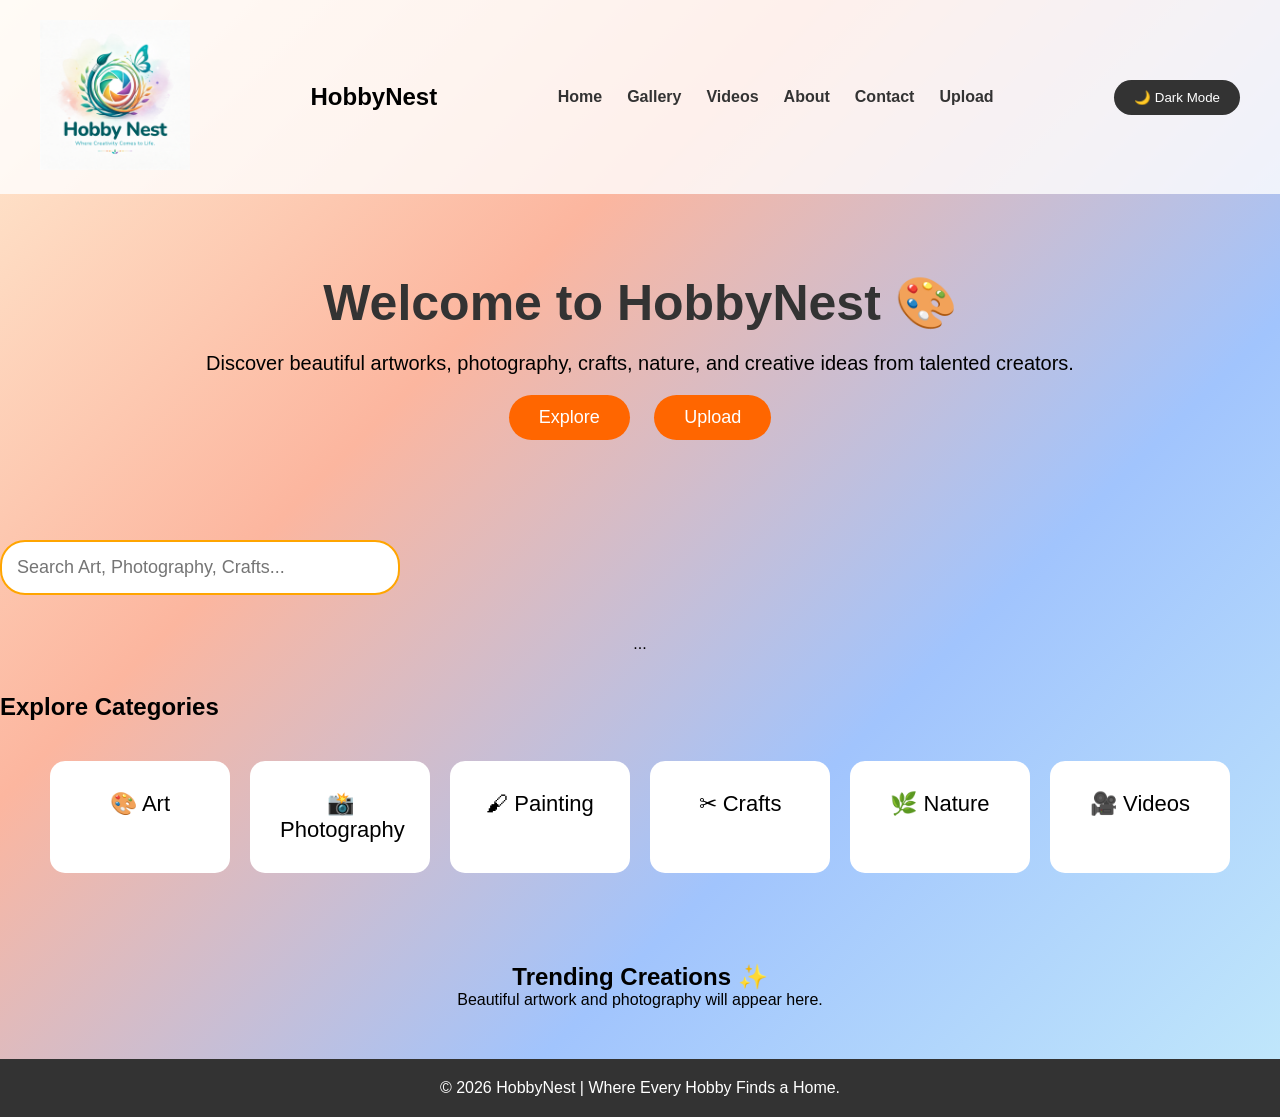
<file: index.html>
<!DOCTYPE html>
<html lang="en">

<head>
    <meta charset="UTF-8">
    <meta name="viewport" content="width=device-width, initial-scale=1.0">

    <title>HobbyNest | Where Every Hobby Finds a Home</title>

    <link rel="stylesheet" href="css/style.css">
</head>

<body>

    <!-- ================= HEADER ================= -->

    <header>

        <nav class="navbar">

            <center>
    <img src="images/logo.png" alt="HobbyNest Logo" width="150" height="150">
</center>

<center>
    <h1>HobbyNest</h1>
</center>
            <ul class="nav-links">

                <li><a href="index.html">Home</a></li>
                <li><a href="gallery.html">Gallery</a></li>
                <li><a href="videos.html">Videos</a></li>
                <li><a href="about.html">About</a></li>
                <li><a href="contact.html">Contact</a></li>
                <li><a href="upload.html">Upload</a></li>

            </ul>
            <button id="darkModeBtn">🌙 Dark Mode</button>

        </nav>

    </header>

    <!-- ================= HERO ================= -->

    <section class="hero">

        <h1>Welcome to HobbyNest 🎨</h1>

        <p>
            Discover beautiful artworks, photography,
            crafts, nature, and creative ideas from talented creators.
        </p>

        <div class="buttons">

            <button>Explore</button>

            <button>Upload</button>

        </div>

    </section>

    <!-- ================= SEARCH ================= -->

   <section class="categories">

    

    <input
        type="text"
        id="searchInput"
        placeholder="Search Art, Photography, Crafts..."
        onkeyup="searchCategory()">

    <div class="cards">
        ...
    </div>

</section>
    <!-- ================= CATEGORIES ================= -->

    <section class="categories">

        <h2>Explore Categories</h2>

        
        <div class="cards">

            <div class="card">🎨 Art</div>

            <div class="card">📸 Photography</div>

            <div class="card">🖌 Painting</div>

            <div class="card">✂ Crafts</div>

            <div class="card">🌿 Nature</div>

            <div class="card">🎥 Videos</div>

        </div>

    </section>

    <!-- ================= TRENDING ================= -->

    <section class="trending">

        <h2>Trending Creations ✨</h2>

        <p>
            Beautiful artwork and photography
            will appear here.
        </p>

    </section>

    <!-- ================= FOOTER ================= -->

    <footer>

        <p>

            © 2026 HobbyNest | Where Every Hobby Finds a Home.

        </p>

    </footer>

    <script src="js/script.js"></script>


</body>

</html>
</file>
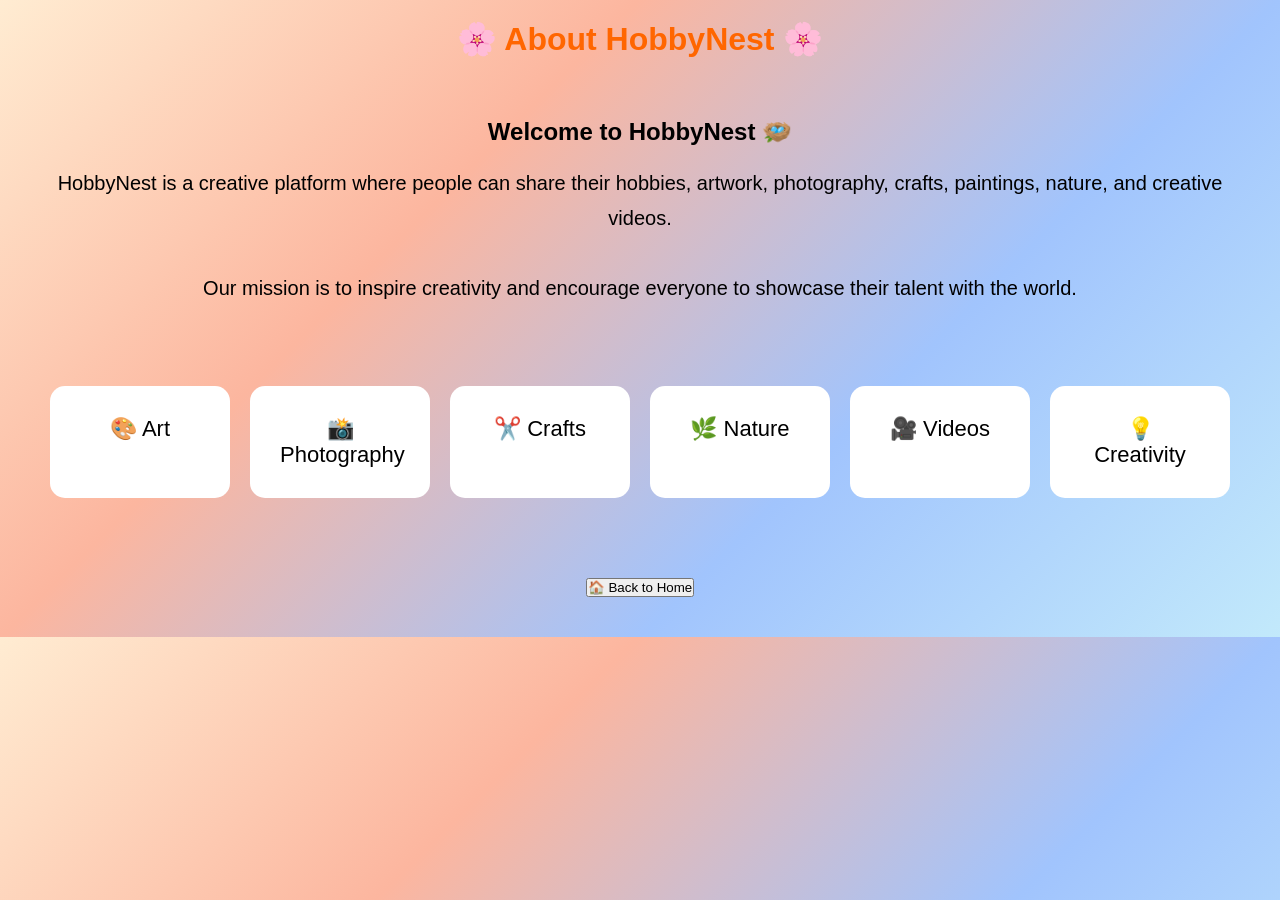
<file: about.html>
<!DOCTYPE html>
<html lang="en">
<head>
    <meta charset="UTF-8">
    <meta name="viewport" content="width=device-width, initial-scale=1.0">
    <title>About | HobbyNest</title>

    <link rel="stylesheet" href="css/style.css">
</head>

<body>

<header>
    <h1 style="text-align:center; padding:20px; color:#ff6600;">
        🌸 About HobbyNest 🌸
    </h1>
</header>

<section style="padding:40px; text-align:center;">

    <h2>Welcome to HobbyNest 🪺</h2>

    <p style="margin-top:20px; font-size:20px; line-height:35px;">

        HobbyNest is a creative platform where people can share
        their hobbies, artwork, photography, crafts, paintings,
        nature, and creative videos.

        <br><br>

        Our mission is to inspire creativity and encourage everyone
        to showcase their talent with the world.

    </p>

</section>

<section class="cards">

    <div class="card">🎨 Art</div>

    <div class="card">📸 Photography</div>

    <div class="card">✂️ Crafts</div>

    <div class="card">🌿 Nature</div>

    <div class="card">🎥 Videos</div>

    <div class="card">💡 Creativity</div>

</section>

<div style="text-align:center; margin:40px;">

    <a href="index.html">

        <button>
            🏠 Back to Home
        </button>

    </a>

</div>

</body>
</html>
</file>
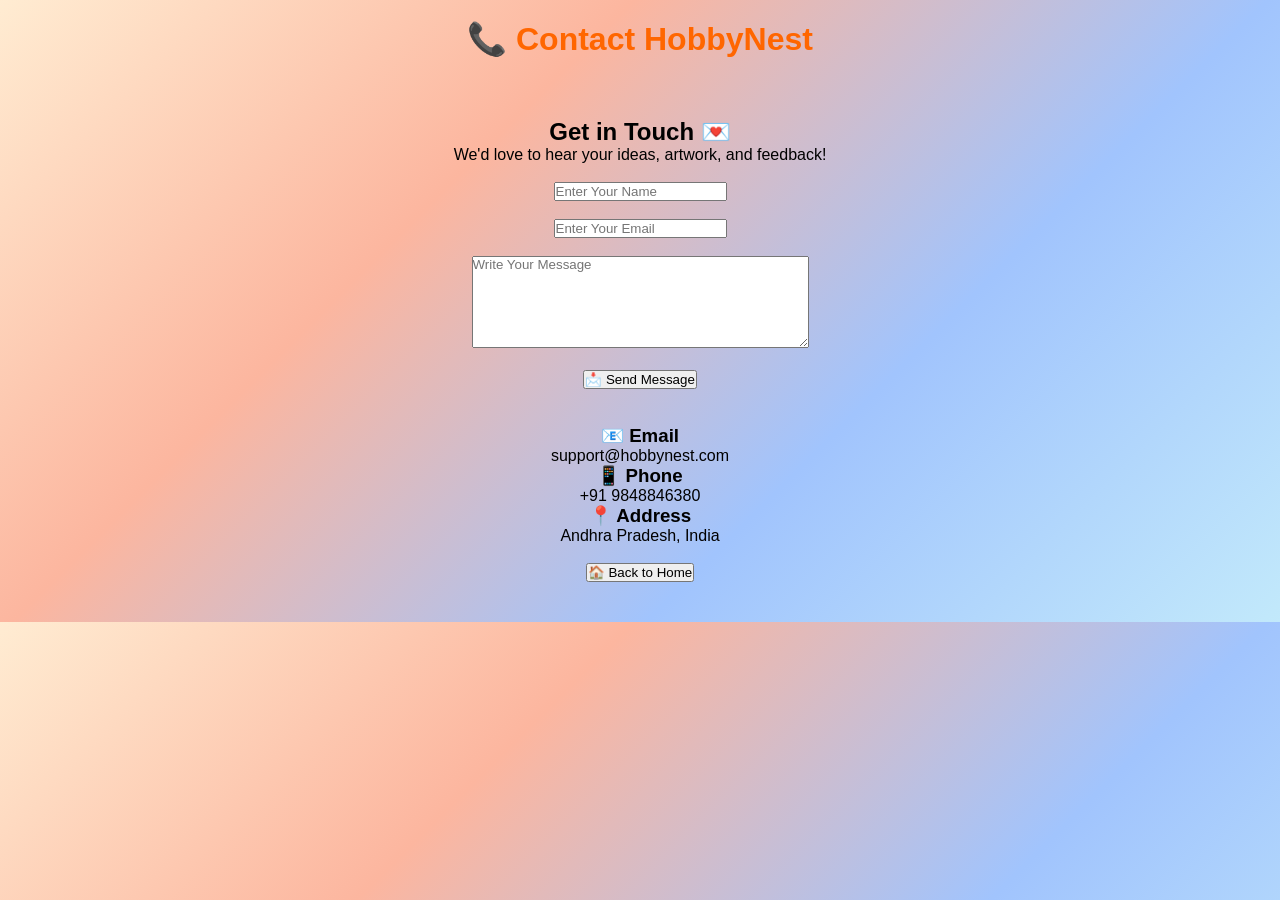
<file: contact.html>
<!DOCTYPE html>
<html lang="en">
<head>
    <meta charset="UTF-8">
    <meta name="viewport" content="width=device-width, initial-scale=1.0">
    <title>Contact | HobbyNest</title>

    <link rel="stylesheet" href="css/style.css">
</head>

<body>

<header>
    <h1 style="text-align:center; padding:20px; color:#ff6600;">
        📞 Contact HobbyNest
    </h1>
</header>

<section style="text-align:center; padding:40px;">

    <h2>Get in Touch 💌</h2>

    <p>We'd love to hear your ideas, artwork, and feedback!</p>

    <br>

    <form>

        <input type="text" placeholder="Enter Your Name" required>
        <br><br>

        <input type="email" placeholder="Enter Your Email" required>
        <br><br>

        <textarea rows="6" cols="40" placeholder="Write Your Message"></textarea>

        <br><br>

        <button type="submit">📩 Send Message</button>

    </form>

    <br><br>

    <h3>📧 Email</h3>
    <p>support@hobbynest.com</p>

    <h3>📱 Phone</h3>
    <p>+91 9848846380</p>

    <h3>📍 Address</h3>
    <p>Andhra Pradesh, India</p>

    <br>

    <a href="index.html">
        <button>🏠 Back to Home</button>
    </a>

</section>

</body>
</html>
</file>
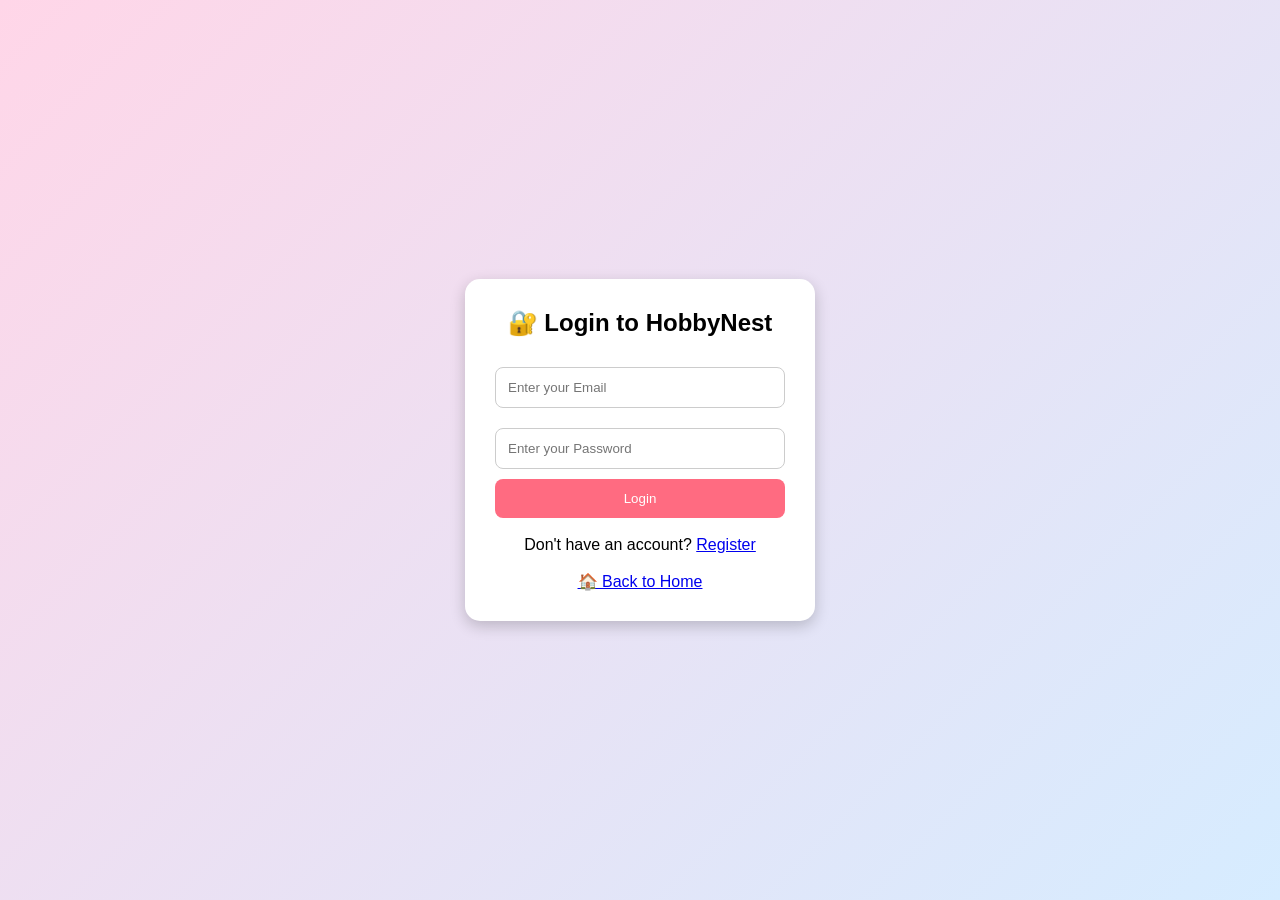
<file: login.html>
<!DOCTYPE html>
<html lang="en">

<head>
    <meta charset="UTF-8">
    <meta name="viewport" content="width=device-width, initial-scale=1.0">
    <title>Login | HobbyNest</title>

    <link rel="stylesheet" href="css/style.css">
</head>

<body class="login-page">

    <div class="login-container">

        <h2>🔐 Login to HobbyNest</h2>

        <form>

            <input type="email"
                   placeholder="Enter your Email"
                   required>

            <input type="password"
                   placeholder="Enter your Password"
                   required>

            <button type="submit">
                Login
            </button>

        </form>

        <br>

        <p>
            Don't have an account?
            <a href="register.html">Register</a>
        </p>

        <br>

        <a href="index.html">🏠 Back to Home</a>

    </div>
<script>
document.querySelector("form").addEventListener("submit", async function(e) {

    e.preventDefault();

    const email = document.querySelector('input[type="email"]').value;
    const password = document.querySelector('input[type="password"]').value;

    try {

        const response = await fetch("http://localhost:3000/login", {

            method: "POST",

            headers: {
                "Content-Type": "application/json"
            },

            body: JSON.stringify({
                email,
                password
            })

        });

        const result = await response.text();

        if(result === "Login Successful!"){

            alert(result);

            window.location.href = "index.html";

        }else{

            alert(result);

        }

    } catch(error){

        alert("Server Error!");

    }

});
</script>
</body>

</html>
</file>
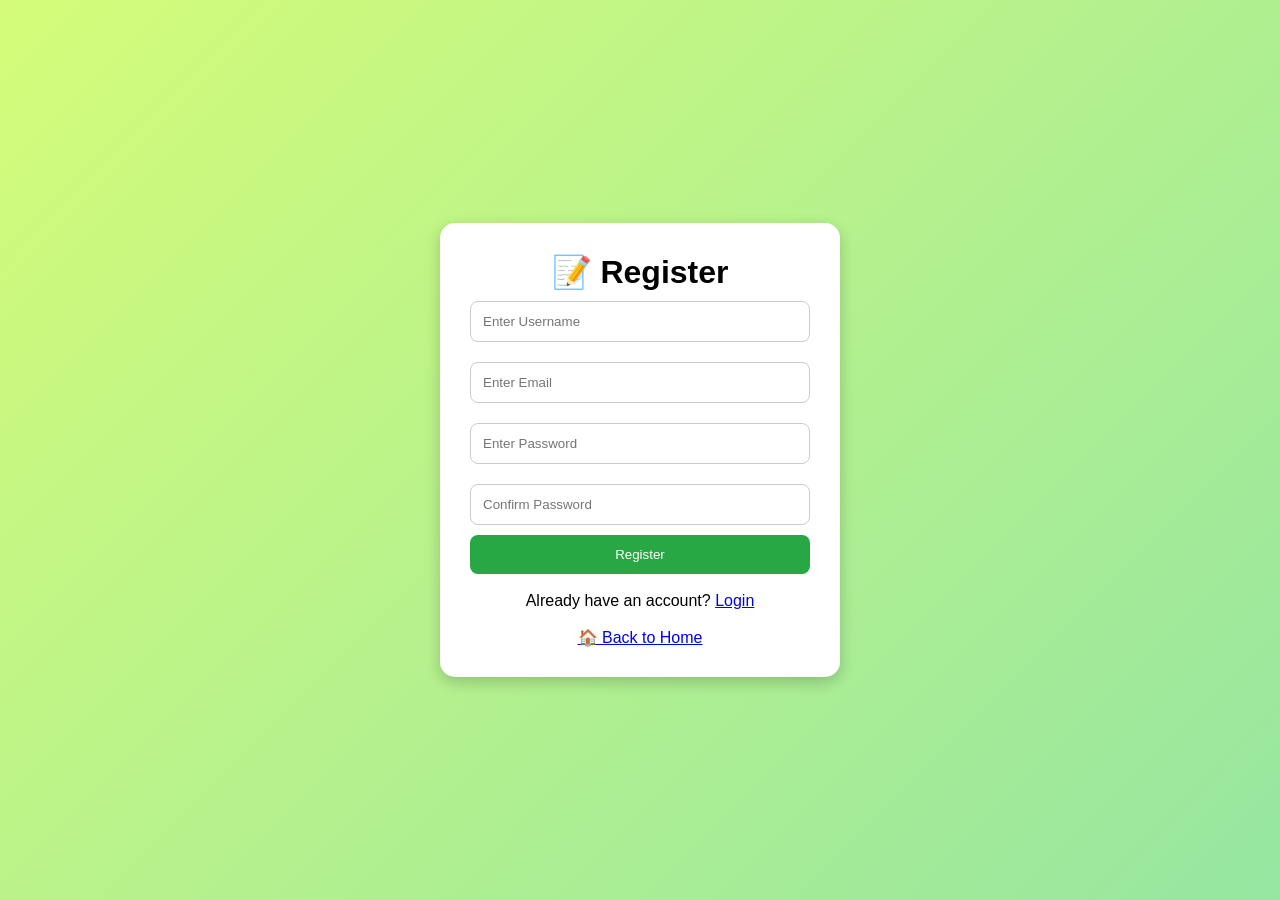
<file: register.html>
<!DOCTYPE html>
<html lang="en">
<head>
    <meta charset="UTF-8">
    <meta name="viewport" content="width=device-width, initial-scale=1.0">
    <title>Register | HobbyNest</title>

    <link rel="stylesheet" href="css/style.css">
</head>

<body class="register-page">

    <div class="register-container">

        <h1>📝 Register</h1>

        <form id="registerForm">

            <input type="text"
                   placeholder="Enter Username"
                   required>

            <input type="email"
                   placeholder="Enter Email"
                   required>

            <input type="password"
                   placeholder="Enter Password"
                   required>

            <input type="password"
                   placeholder="Confirm Password"
                   required>

            <button type="submit">
                Register
            </button>

        </form>

        <br>

        <p>
            Already have an account?
            <a href="login.html">Login</a>
        </p>

        <br>

        <a href="index.html">🏠 Back to Home</a>

    </div>

    <script>
    document.getElementById("registerForm").addEventListener("submit", async function(e) {
        e.preventDefault();

        const username = document.querySelector('input[type="text"]').value;
        const email = document.querySelector('input[type="email"]').value;
        const password = document.querySelectorAll('input[type="password"]')[0].value;
        const confirmPassword = document.querySelectorAll('input[type="password"]')[1].value;

        if(password !== confirmPassword){
            alert("Passwords do not match!");
            return;
        }

        const response = await fetch("http://localhost:3000/register",{
            method:"POST",
            headers:{
                "Content-Type":"application/json"
            },
            body:JSON.stringify({
                username,
                email,
                password
            })
        });

        const result = await response.text();
        alert(result);
    });
    </script>

</body>
</html>
</file>
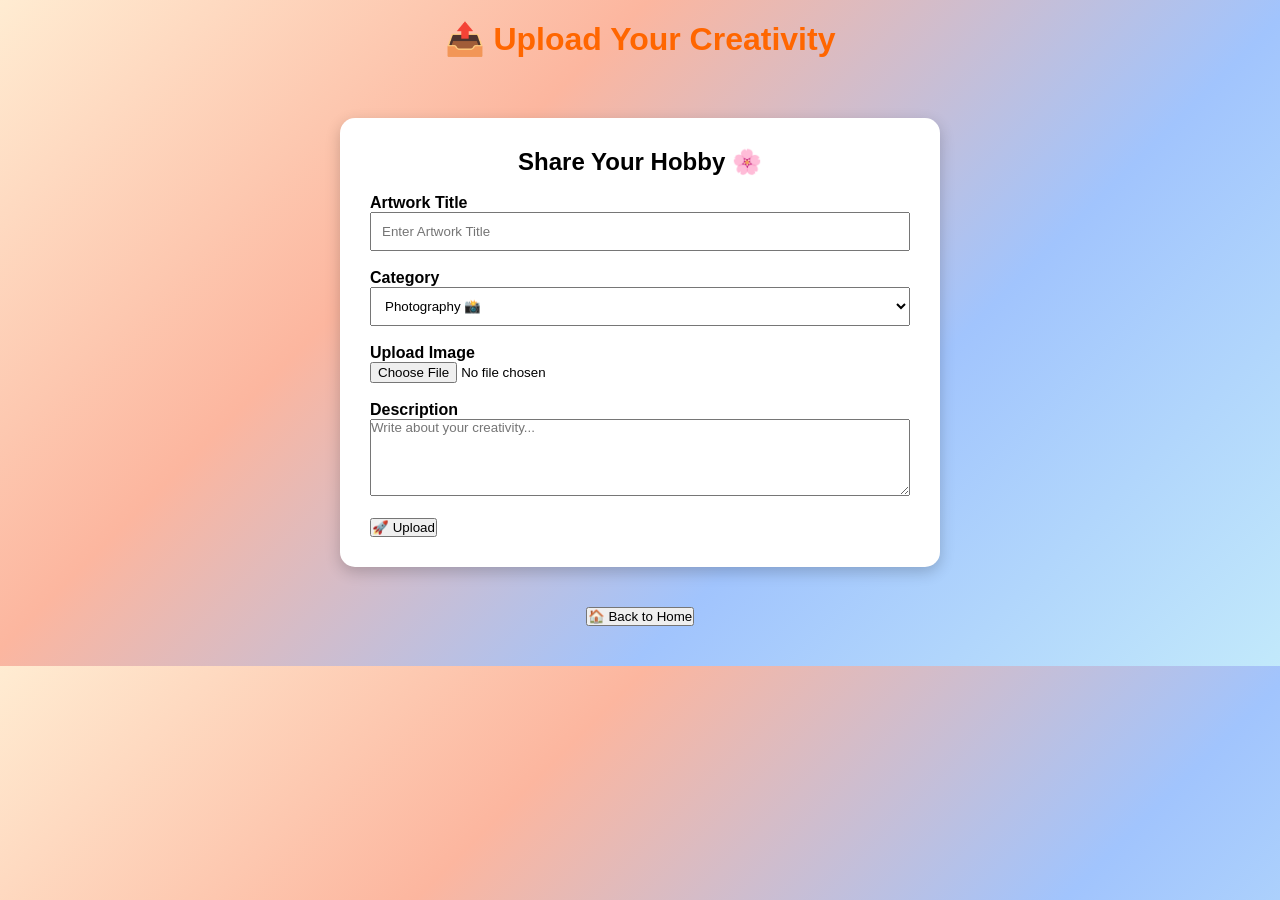
<file: upload.html>
<!DOCTYPE html>
<html lang="en">
<head>
    <meta charset="UTF-8">
    <meta name="viewport" content="width=device-width, initial-scale=1.0">
    <title>Upload | HobbyNest</title>

    <link rel="stylesheet" href="css/style.css">
</head>

<body>

<header>
    <h1 style="text-align:center; padding:20px; color:#ff6600;">
        📤 Upload Your Creativity
    </h1>
</header>

<section style="max-width:600px; margin:40px auto; background:white; padding:30px; border-radius:15px; box-shadow:0 5px 15px rgba(0,0,0,0.2);">

    <h2 style="text-align:center;">Share Your Hobby 🌸</h2>

    <br>

    <form>

        <label><b>Artwork Title</b></label><br>
        <input type="text" placeholder="Enter Artwork Title" style="width:100%; padding:10px;"><br><br>

        <label><b>Category</b></label><br>
        <select style="width:100%; padding:10px;">
            <option>Photography 📸</option>
            <option>Art 🎨</option>
            <option>Painting 🖌️</option>
            <option>Crafts ✂️</option>
            <option>Nature 🌿</option>
        </select>

        <br><br>

        <label><b>Upload Image</b></label><br>
        <input type="file">

        <br><br>

        <label><b>Description</b></label><br>
        <textarea rows="5" style="width:100%;" placeholder="Write about your creativity..."></textarea>

        <br><br>

        <button type="submit">🚀 Upload</button>

    </form>

</section>

<div style="text-align:center; margin-bottom:40px;">
    <a href="index.html">
        <button>🏠 Back to Home</button>
    </a>
</div>

</body>
</html>
</file>
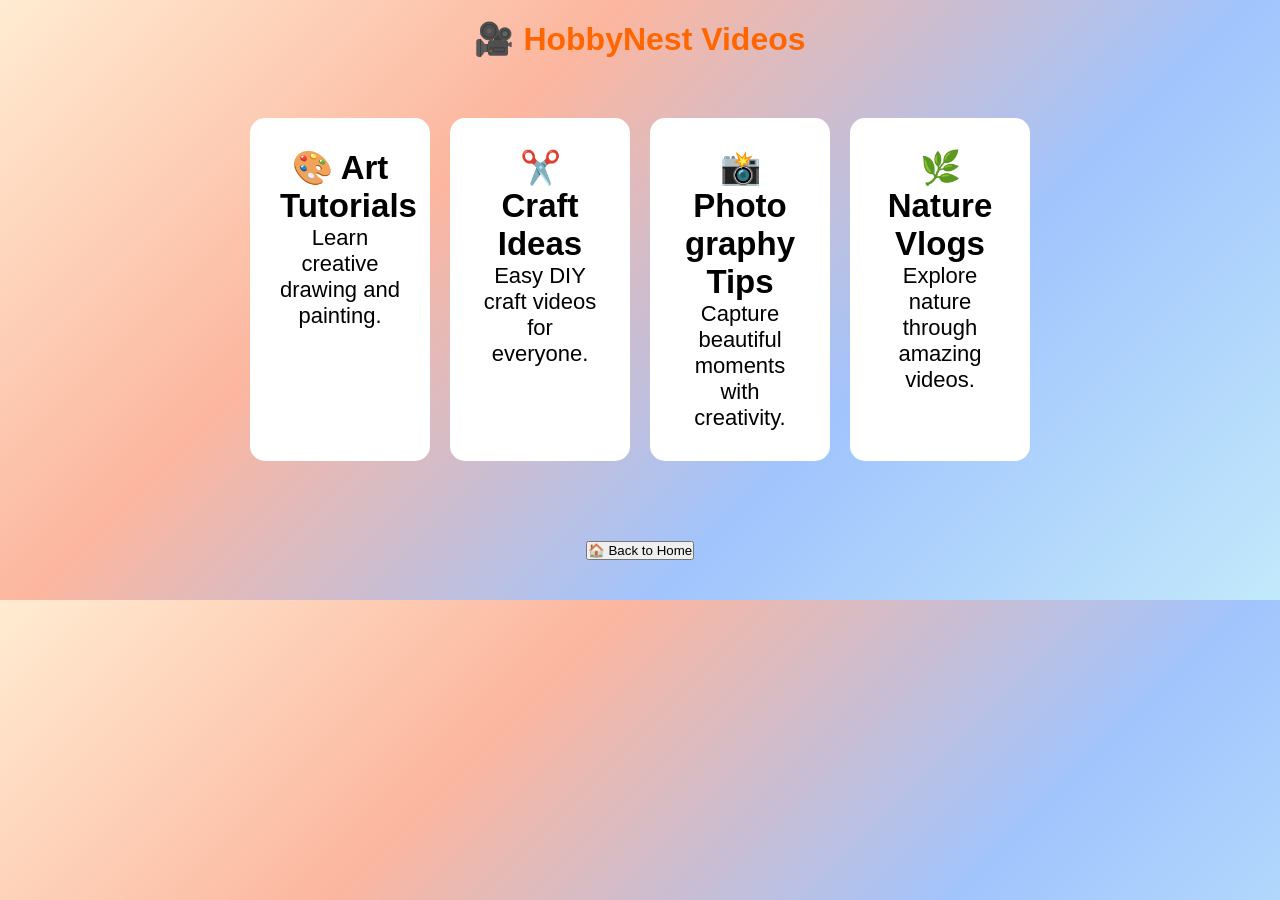
<file: videos.html>
<!DOCTYPE html>
<html lang="en">
<head>
    <meta charset="UTF-8">
    <meta name="viewport" content="width=device-width, initial-scale=1.0">
    <title>Videos | HobbyNest</title>
    <link rel="stylesheet" href="css/style.css">
</head>

<body>

<header>
    <h1 style="text-align:center; padding:20px; color:#ff6600;">
        🎥 HobbyNest Videos
    </h1>
</header>

<section class="cards">

    <div class="card">
        <h2>🎨 Art Tutorials</h2>
        <p>Learn creative drawing and painting.</p>
    </div>

    <div class="card">
        <h2>✂️ Craft Ideas</h2>
        <p>Easy DIY craft videos for everyone.</p>
    </div>

    <div class="card">
        <h2>📸 Photo graphy Tips</h2>
        <p>Capture beautiful moments with creativity.</p>
    </div>

    <div class="card">
        <h2>🌿 Nature Vlogs</h2>
        <p>Explore nature through amazing videos.</p>
    </div>

</section>

<div style="text-align:center; margin:40px;">
    <a href="index.html">
        <button>🏠 Back to Home</button>
    </a>
</div>

</body>
</html>
</file>
<file: css/style.css>
/* ================= RESET ================= */

*{
    margin:0;
    padding:0;
    box-sizing:border-box;
    font-family:Arial, sans-serif;
}

/* ================= BODY ================= */

body{
    background:linear-gradient(135deg,#ffecd2,#fcb69f,#a1c4fd,#c2e9fb);
}

/* ================= NAVBAR ================= */

.navbar{
    display:flex;
    justify-content:space-between;
    align-items:center;
    padding:20px 40px;
    background:#ffffffcc;
}

.logo{
    display:flex;
    align-items:center;
    gap:12px;
}

.logo img{
    width:80px;
    height:80px;
    border-radius:50%;
}

.logo h2{
    color:#ff6600;
}

.nav-links{
    display:flex;
    list-style:none;
    gap:25px;
}

.nav-links a{
    text-decoration:none;
    color:#333;
    font-weight:bold;
}

.nav-links a:hover{
    color:#ff6600;
}

/* ================= HERO ================= */

.hero{
    text-align:center;
    padding:80px 20px;
}

.hero h1{
    font-size:50px;
    color:#333;
}

.hero p{
    margin-top:20px;
    font-size:20px;
}

.buttons button{
    margin:20px 10px;
    padding:12px 30px;
    border:none;
    border-radius:30px;
    background:#ff6600;
    color:white;
    font-size:18px;
    cursor:pointer;
}

.buttons button:hover{
    background:#ff3300;
}

/* ================= SEARCH ================= */

.search{
    text-align:center;
    padding:40px;
}

.search input,
#searchInput{
    width:60%;
    max-width:400px;
    padding:15px;
    border-radius:25px;
    border:2px solid orange;
    font-size:18px;
}

/* ================= CARDS ================= */

.cards{
    display:flex;
    justify-content:center;
    flex-wrap:wrap;
    gap:20px;
    padding:40px;
}

.card{
    width:180px;
    padding:30px;
    text-align:center;
    background:white;
    border-radius:15px;
    font-size:22px;
    transition:0.3s;
}

.card:hover{
    transform:scale(1.08);
}

/* ================= GALLERY ================= */

.gallery{
    display:flex;
    justify-content:center;
    flex-wrap:wrap;
    gap:30px;
    padding:40px;
}

.gallery-card{
    width:280px;
    background:white;
    border-radius:20px;
    overflow:hidden;
    box-shadow:0 8px 20px rgba(0,0,0,.2);
    transition:.3s;
    text-align:center;
}

.gallery-card:hover{
    transform:translateY(-10px);
}

.gallery-card img{
    width:100%;
    height:250px;
    object-fit:cover;
}

.gallery-card h3{
    padding:15px;
}

/* ================= LIKE BUTTON ================= */

.like-btn{
    background:#ff4081;
    color:white;
    border:none;
    padding:10px 20px;
    border-radius:20px;
    cursor:pointer;
    margin-bottom:15px;
}

.like-btn:hover{
    background:#e91e63;
}

.like-count{
    margin:10px;
    font-weight:bold;
}

/* ================= TRENDING ================= */

.trending{
    text-align:center;
    padding:50px;
}

/* ================= FOOTER ================= */

footer{
    background:#333;
    color:white;
    text-align:center;
    padding:20px;
}

/* ================= DARK MODE ================= */

.dark-mode{
    background:#121212;
    color:white;
}

.dark-mode .navbar{
    background:#1f1f1f;
}

.dark-mode .card,
.dark-mode .gallery-card{
    background:#2d2d2d;
    color:white;
}

#darkModeBtn{
    padding:10px 20px;
    border:none;
    border-radius:20px;
    background:#333;
    color:white;
    cursor:pointer;
}

/* ================= LOGIN PAGE ================= */

.login-page{
    display:flex;
    justify-content:center;
    align-items:center;
    min-height:100vh;
    background:linear-gradient(135deg,#ffd6e8,#d6ecff);
}

.login-container{
    width:350px;
    background:white;
    padding:30px;
    border-radius:15px;
    box-shadow:0 5px 15px rgba(0,0,0,.2);
    text-align:center;
}

.login-container h2{
    margin-bottom:20px;
}

.login-container input{
    width:100%;
    padding:12px;
    margin:10px 0;
    border:1px solid #ccc;
    border-radius:8px;
}

.login-container button{
    width:100%;
    padding:12px;
    border:none;
    border-radius:8px;
    background:#ff6b81;
    color:white;
    cursor:pointer;
}

.login-container button:hover{
    background:#ff4757;
}

/* ================= REGISTER PAGE ================= */

.register-page{
    display:flex;
    justify-content:center;
    align-items:center;
    min-height:100vh;
    background:linear-gradient(135deg,#d4fc79,#96e6a1);
}

.register-container{
    width:400px;
    background:white;
    padding:30px;
    border-radius:15px;
    box-shadow:0 5px 15px rgba(0,0,0,.2);
    text-align:center;
}

.register-container input{
    width:100%;
    padding:12px;
    margin:10px 0;
    border:1px solid #ccc;
    border-radius:8px;
}

.register-container button{
    width:100%;
    padding:12px;
    background:#28a745;
    color:white;
    border:none;
    border-radius:8px;
    cursor:pointer;
}

.register-container button:hover{
    background:#218838;
}
</file>
